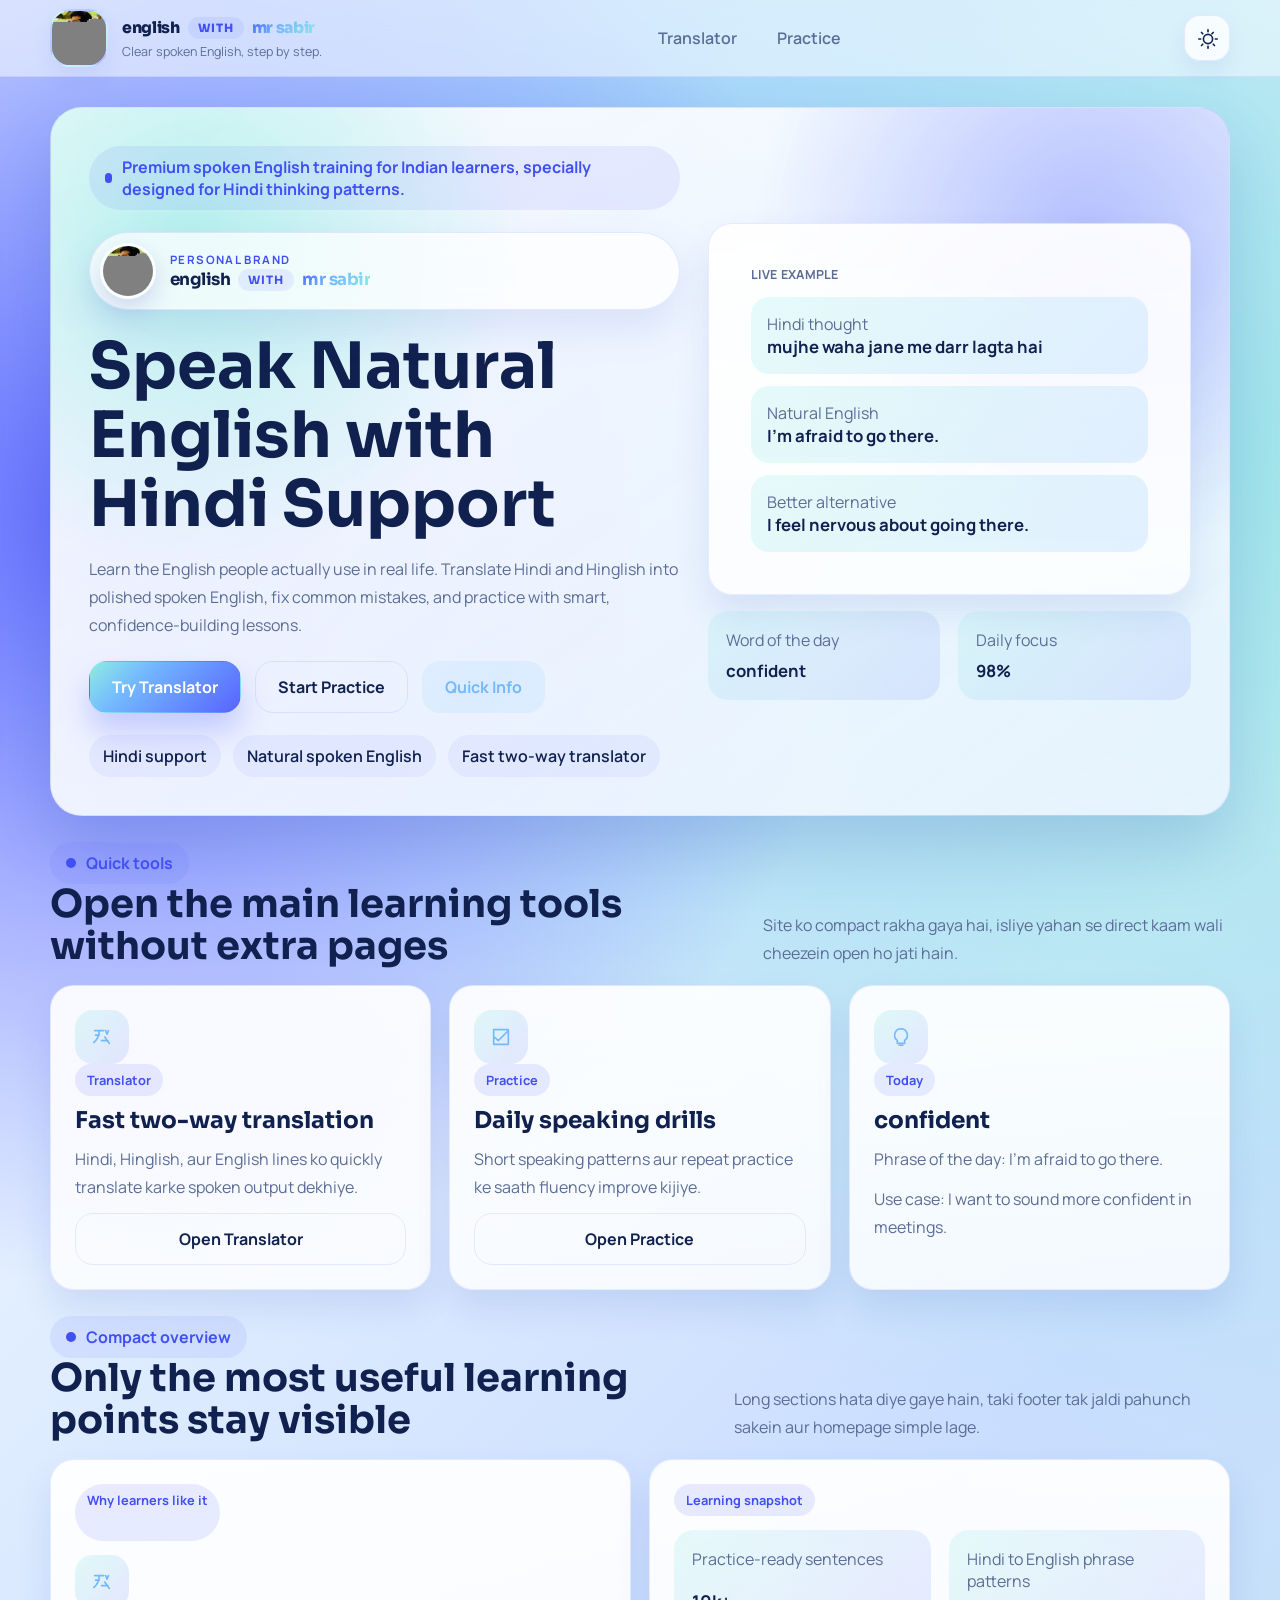
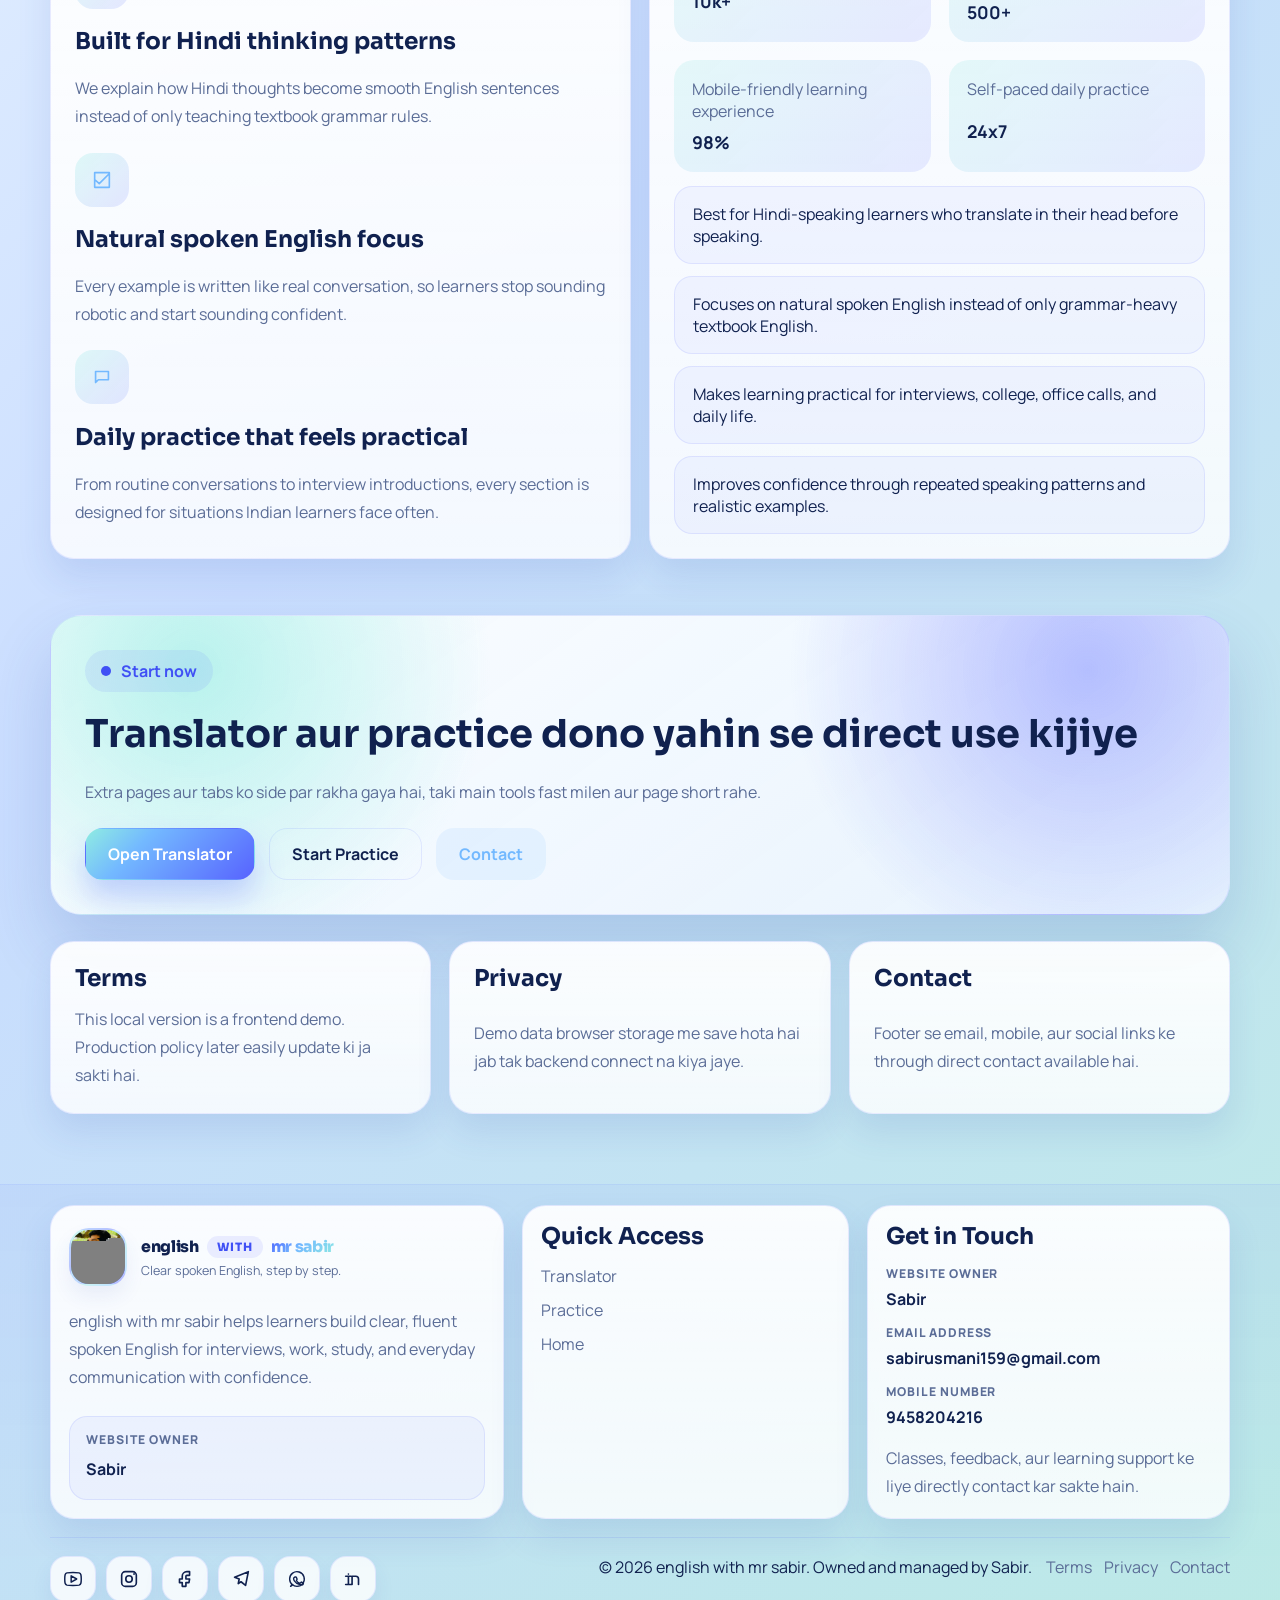
<file: index.html>
<!DOCTYPE html>
<html lang="en">
  <head>
    <meta charset="UTF-8" />
    <meta name="viewport" content="width=device-width, initial-scale=1.0" />
    <meta http-equiv="Cache-Control" content="no-cache, no-store, must-revalidate" />
    <meta http-equiv="Pragma" content="no-cache" />
    <meta http-equiv="Expires" content="0" />
    <title>english with mr sabir | Learn Real Spoken English with Hindi Support</title>
    <meta
      name="description"
      content="A premium spoken English learning website for Hindi-speaking learners in India with translator, lessons, daily practice, and admin-ready content management."
    />
    <link rel="preconnect" href="https://fonts.googleapis.com" />
    <link rel="preconnect" href="https://fonts.gstatic.com" crossorigin />
    <link
      href="https://fonts.googleapis.com/css2?family=Manrope:wght@400;500;600;700;800&family=Sora:wght@400;600;700;800&display=swap"
      rel="stylesheet"
    />
    <link rel="stylesheet" href="assets/css/styles.css?v=20260405-local-home-2" />
  </head>
  <body data-page="home">
    <header id="site-header"></header>
    <main id="page-root"></main>
    <footer class="footer" id="site-footer"></footer>
    <script type="module" src="assets/js/app.js?v=20260405-local-home-2"></script>
    <script type="module" src="assets/js/page-home.js?v=20260405-local-home-2"></script>
  </body>
  </html>
</file>
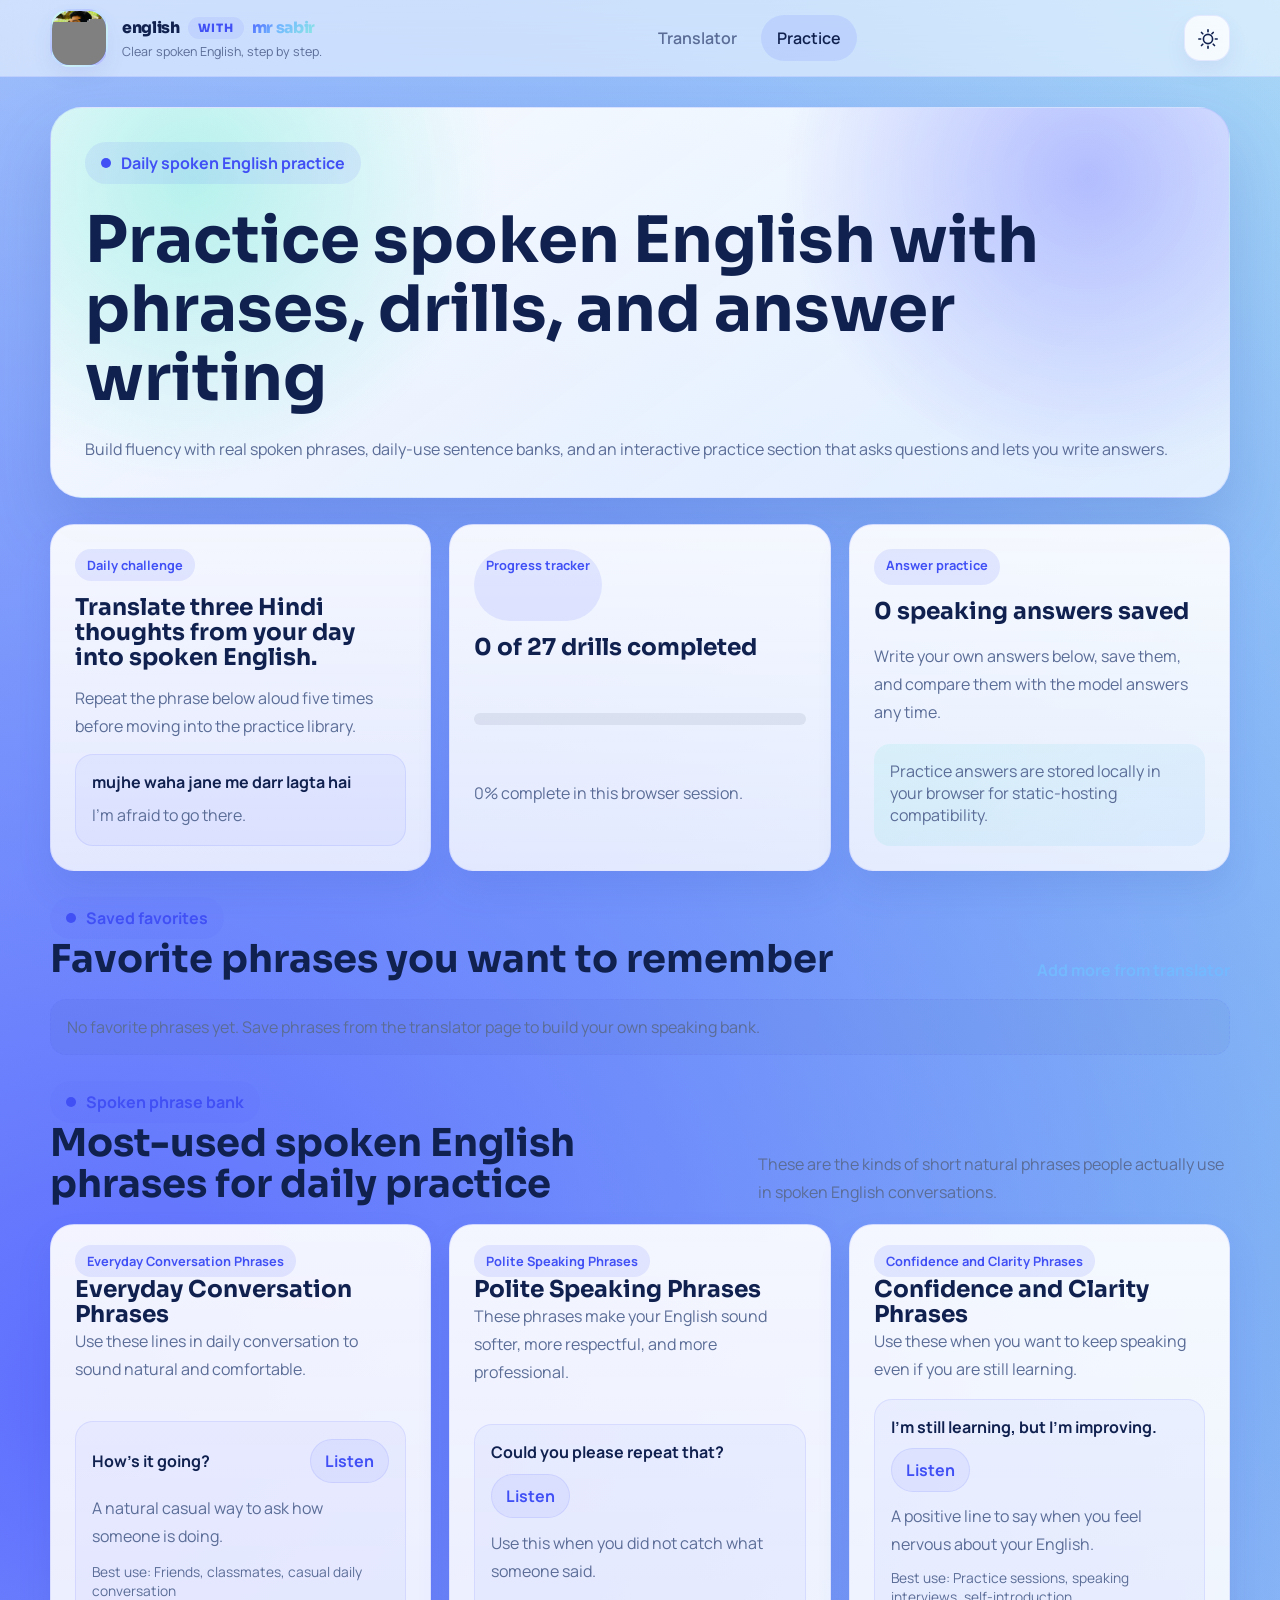
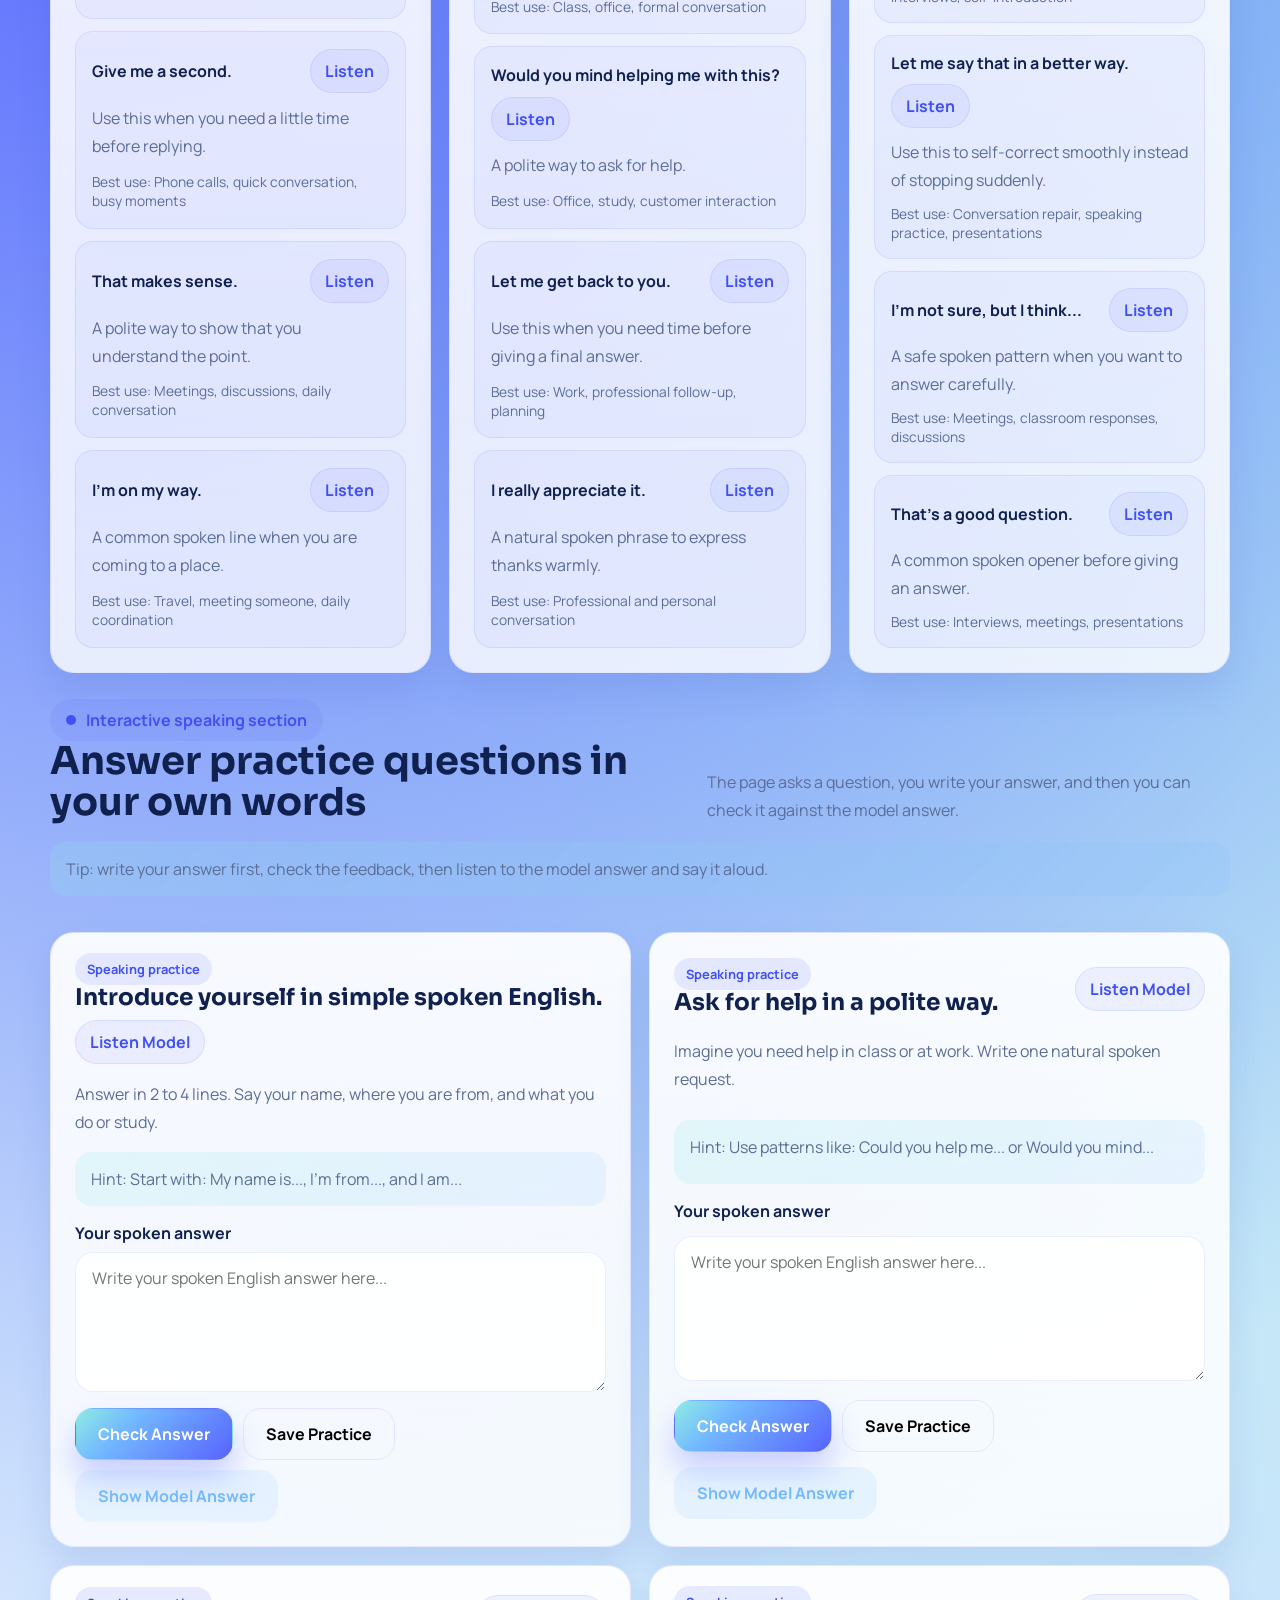
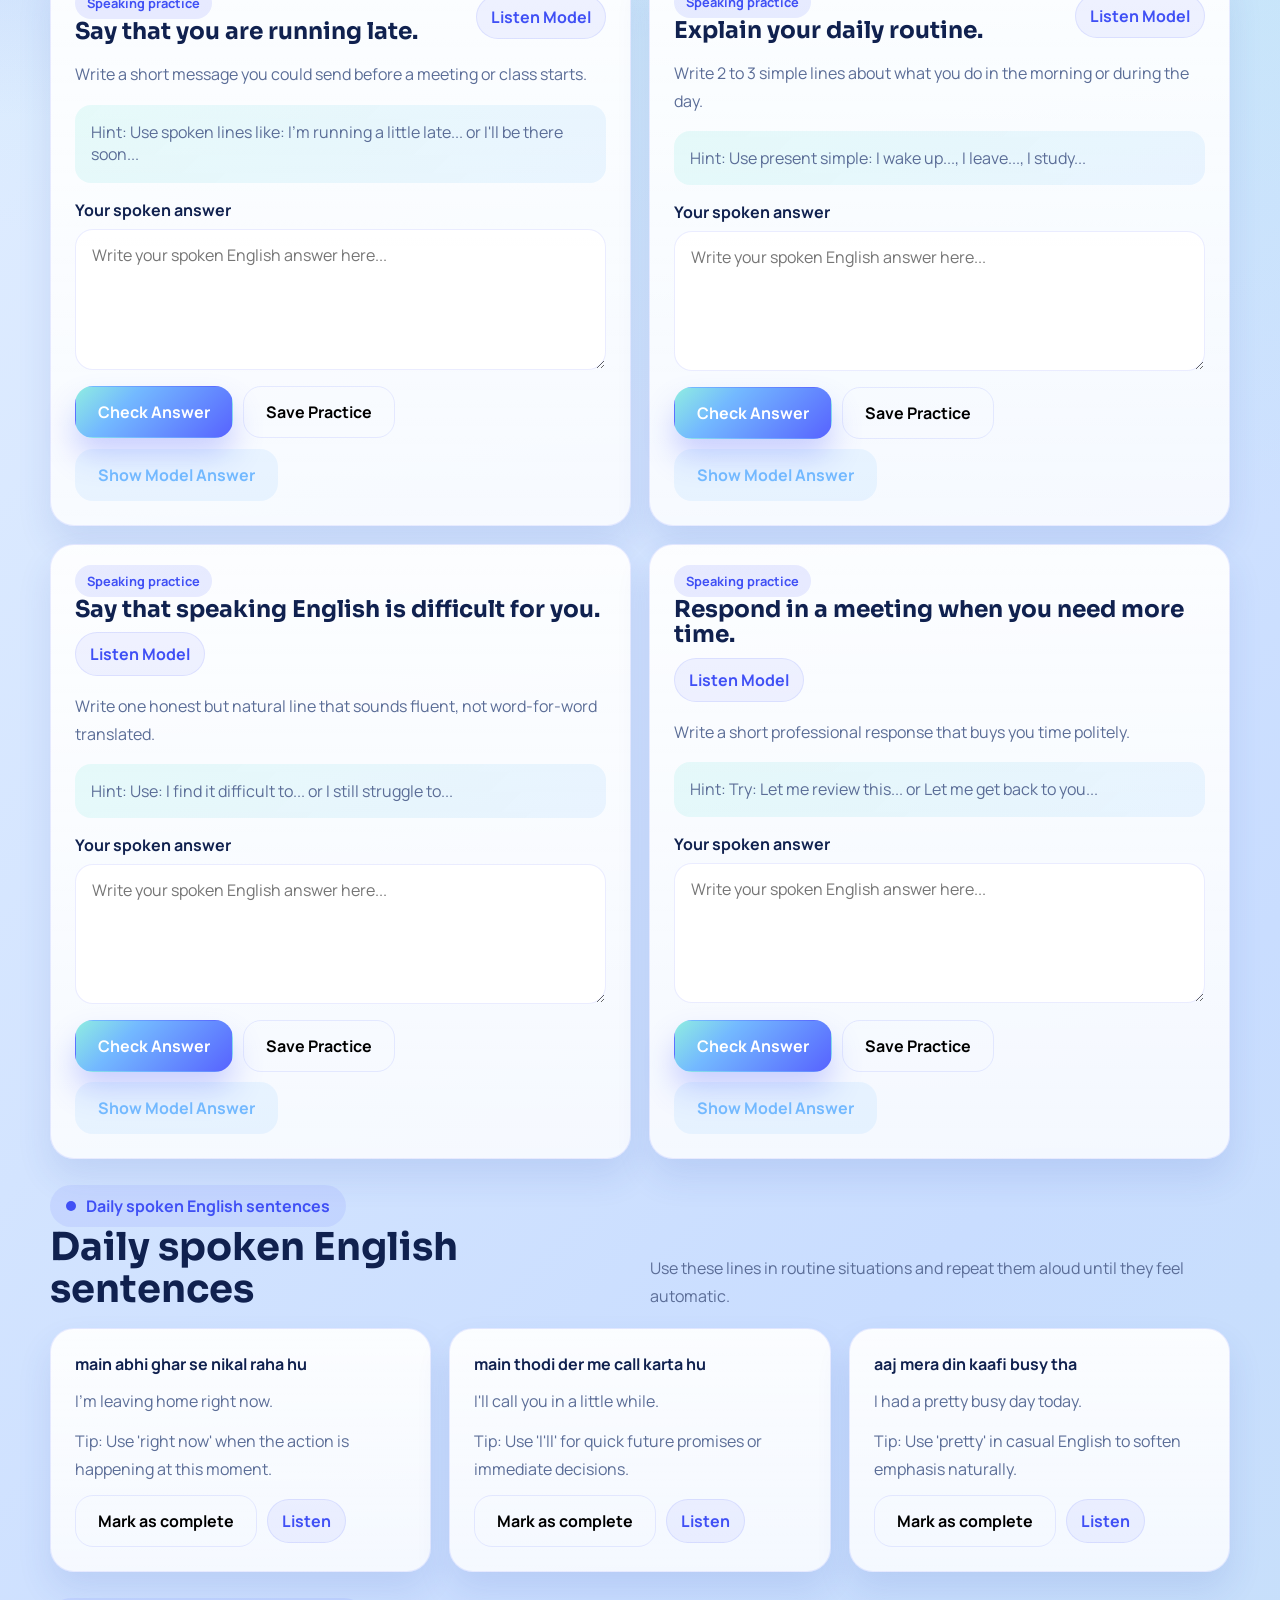
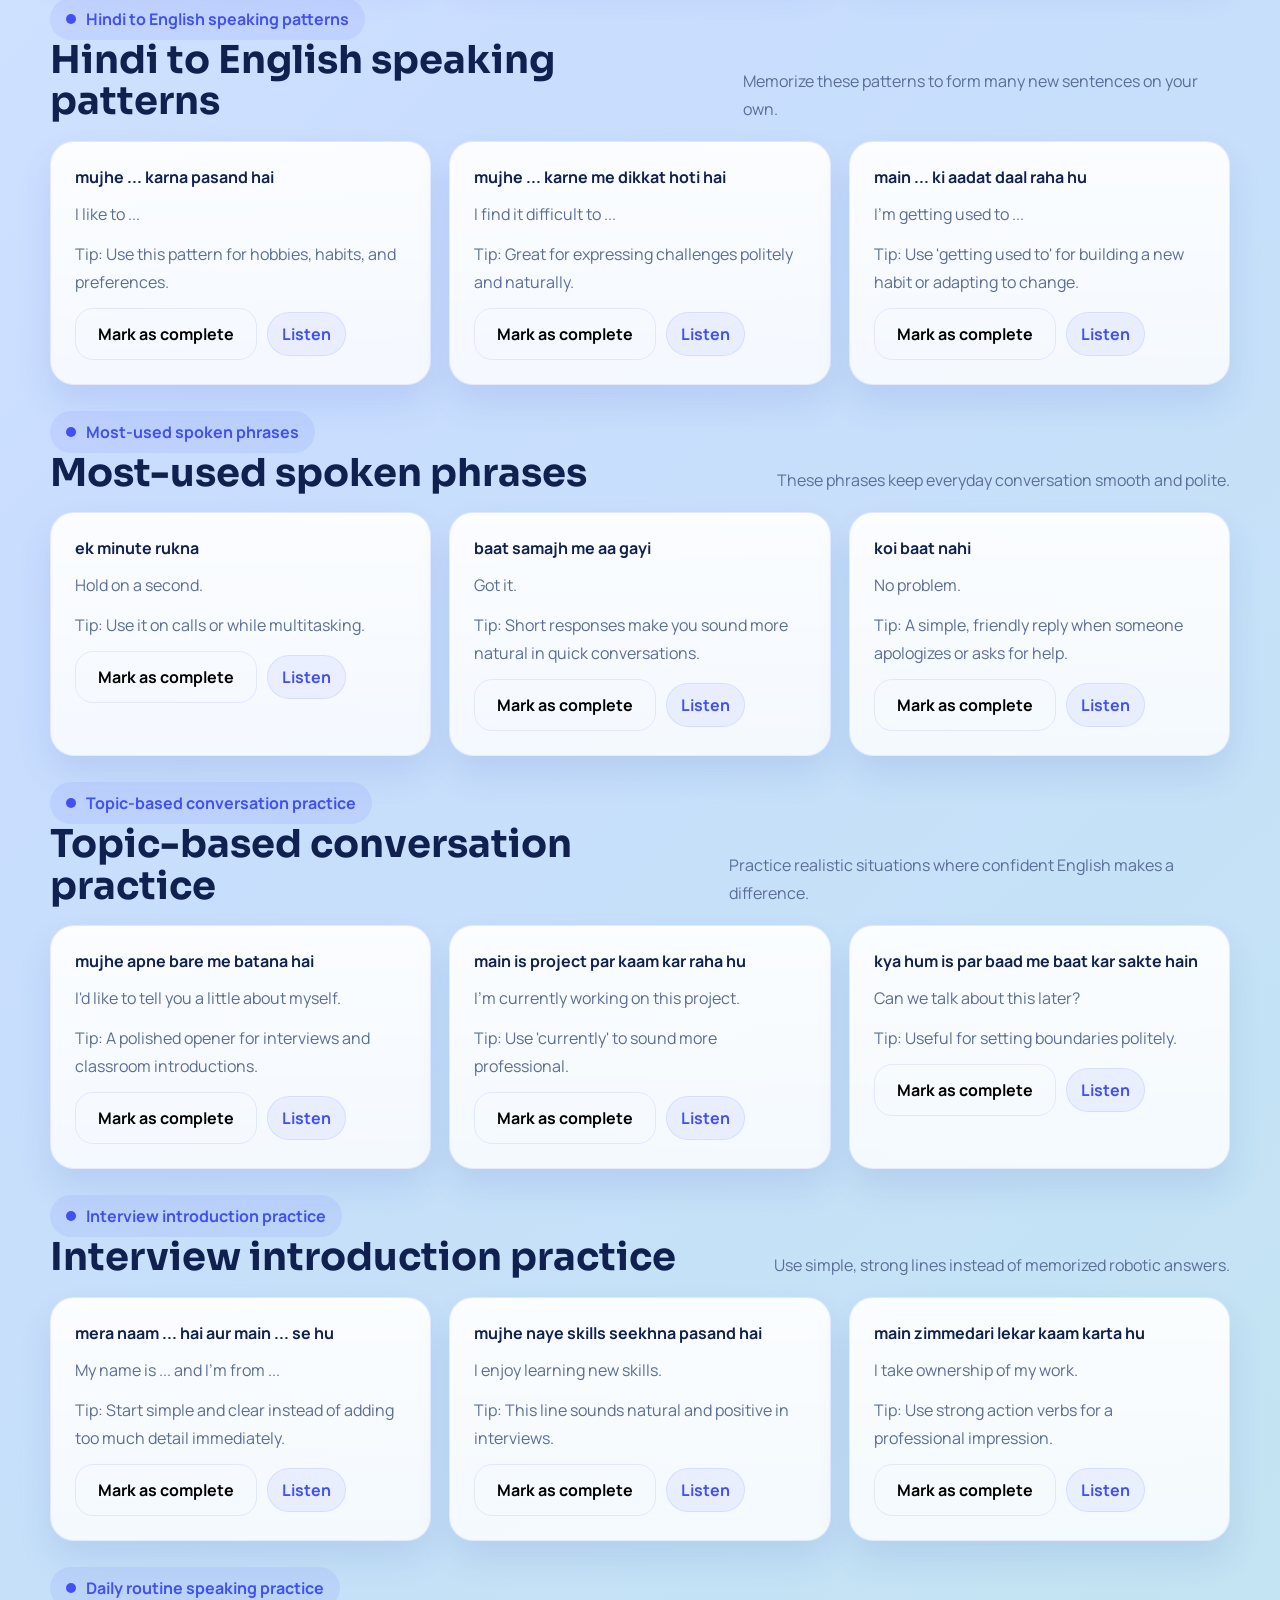
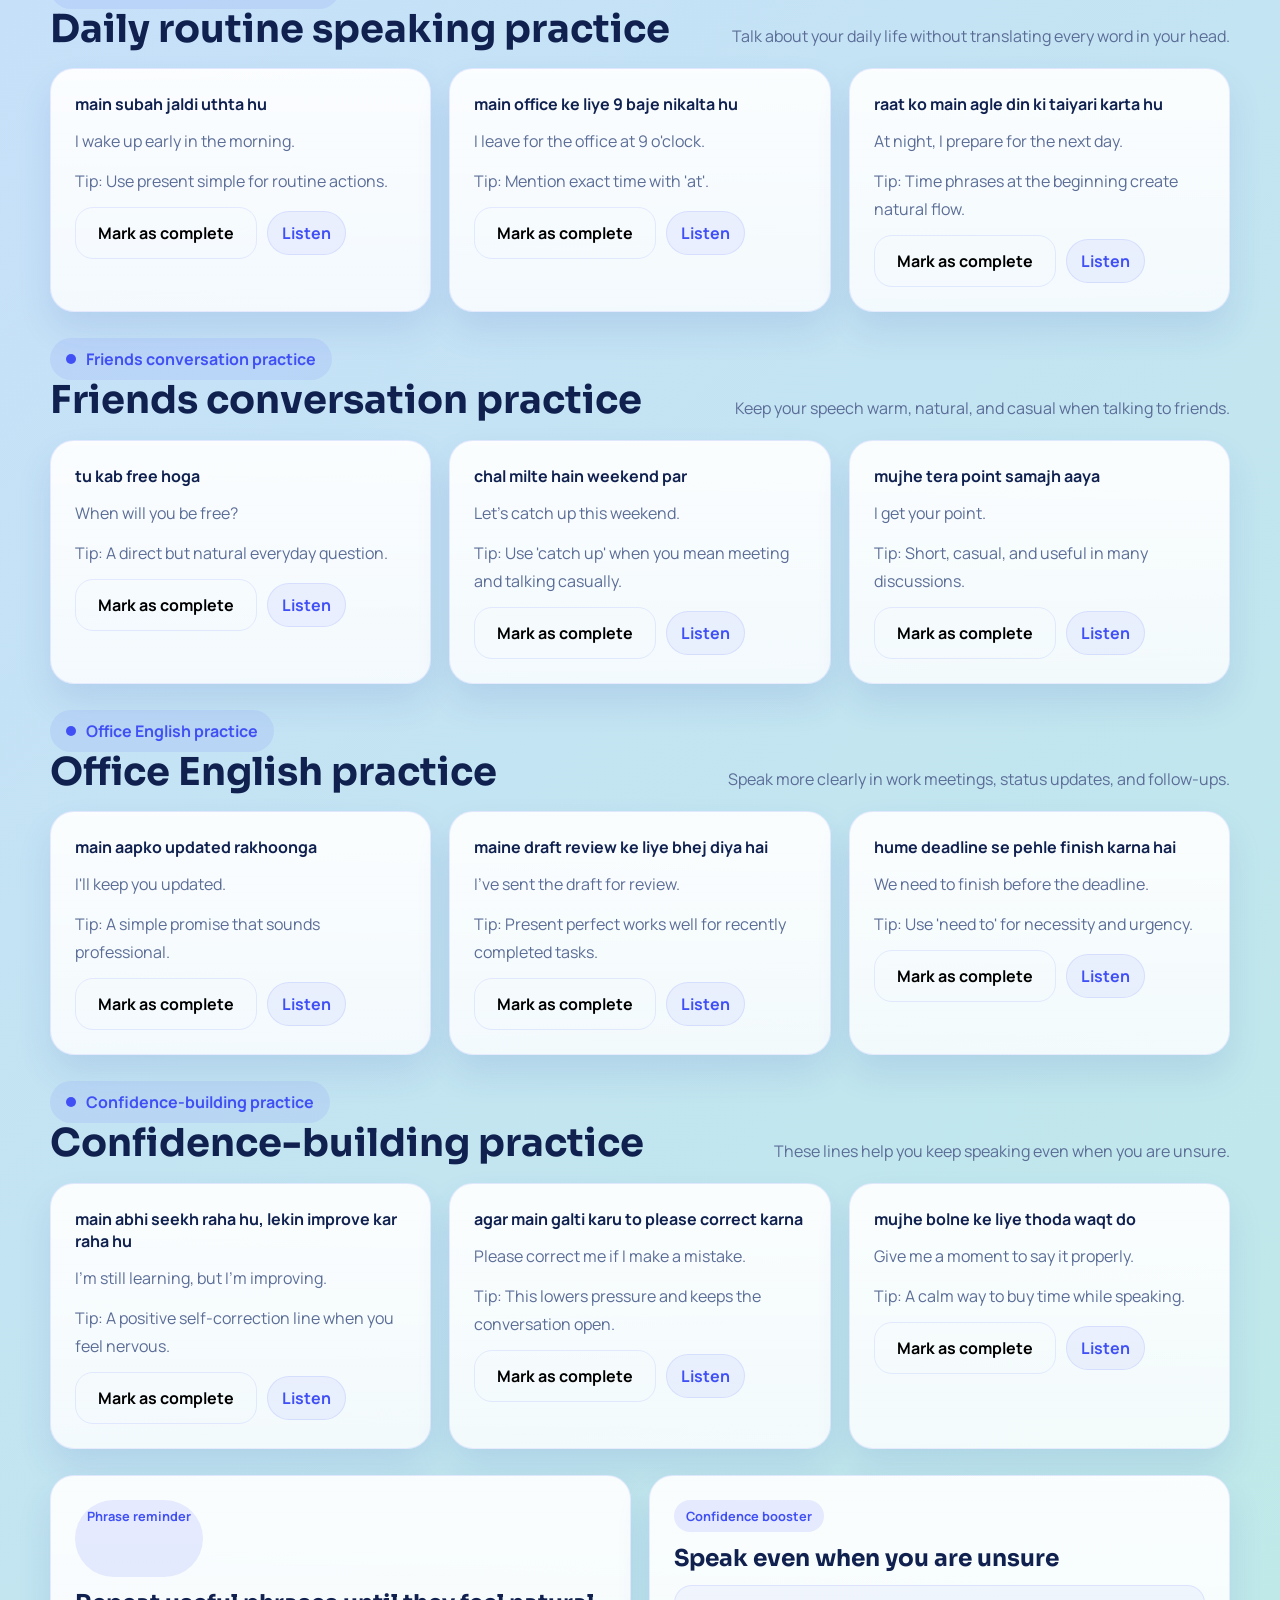
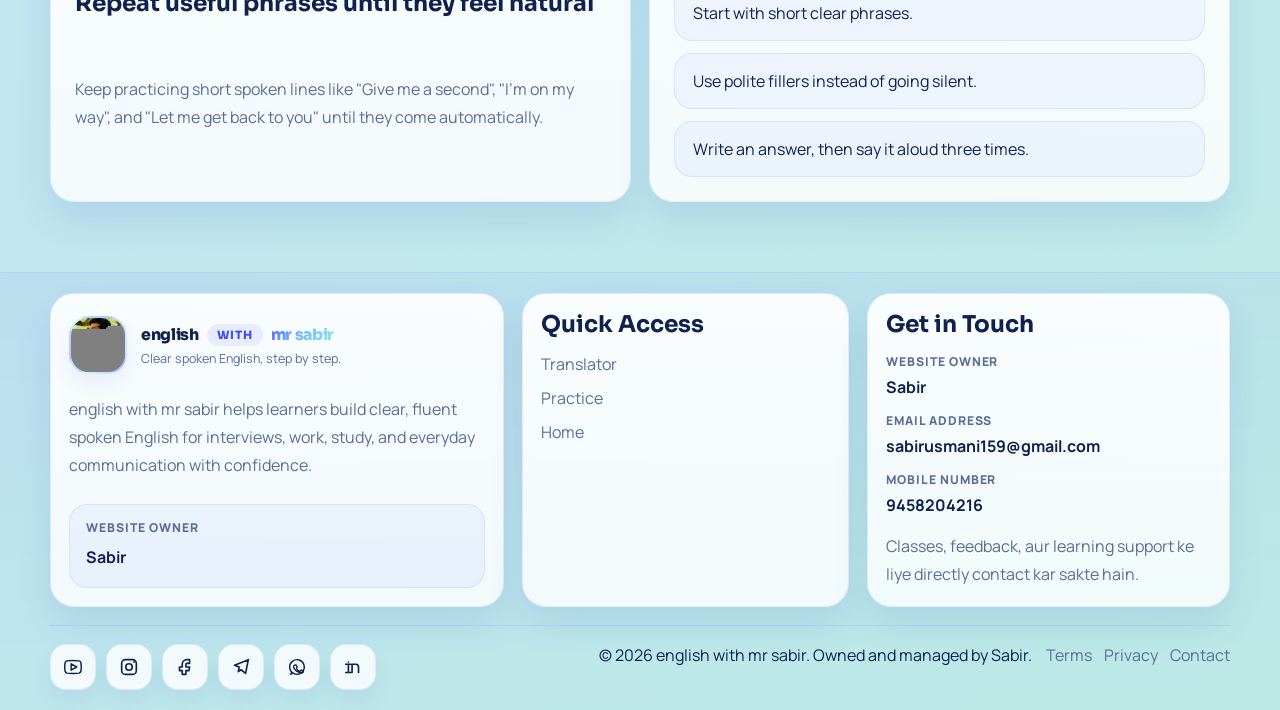
<file: practice.html>
<!DOCTYPE html>
<html lang="en">
  <head>
    <meta charset="UTF-8" />
    <meta name="viewport" content="width=device-width, initial-scale=1.0" />
    <meta http-equiv="Cache-Control" content="no-cache, no-store, must-revalidate" />
    <meta http-equiv="Pragma" content="no-cache" />
    <meta http-equiv="Expires" content="0" />
    <title>Practice | english with mr sabir</title>
    <meta
      name="description"
      content="Practice daily spoken English, Hindi to English patterns, interviews, office English, and confidence-building conversations."
    />
    <link rel="preconnect" href="https://fonts.googleapis.com" />
    <link rel="preconnect" href="https://fonts.gstatic.com" crossorigin />
    <link
      href="https://fonts.googleapis.com/css2?family=Manrope:wght@400;500;600;700;800&family=Sora:wght@400;600;700;800&display=swap"
      rel="stylesheet"
    />
    <link rel="stylesheet" href="assets/css/styles.css?v=20260405-local-practice-1" />
  </head>
  <body data-page="practice">
    <header id="site-header"></header>
    <main id="page-root"></main>
    <footer class="footer" id="site-footer"></footer>
    <script type="module" src="assets/js/app.js?v=20260405-local-practice-1"></script>
    <script type="module" src="assets/js/page-practice.js?v=20260405-local-practice-1"></script>
  </body>
  </html>
</file>
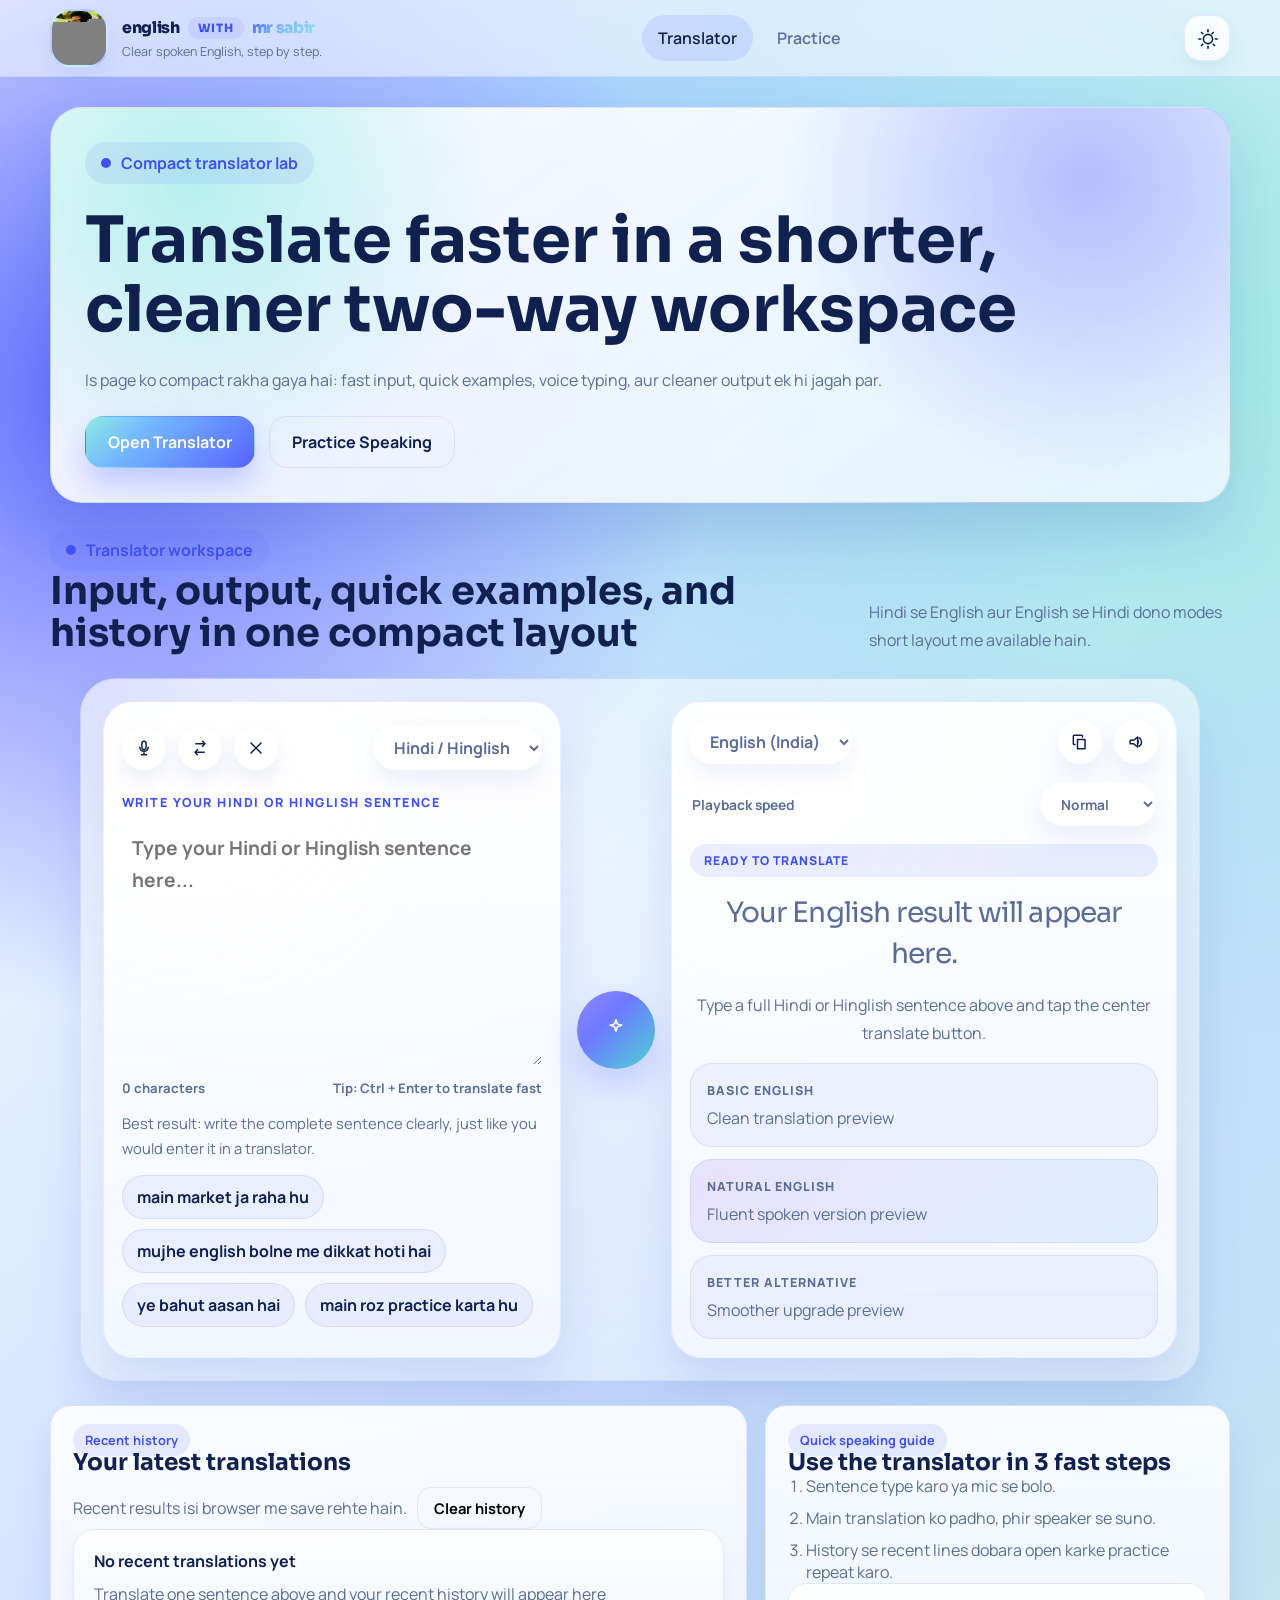
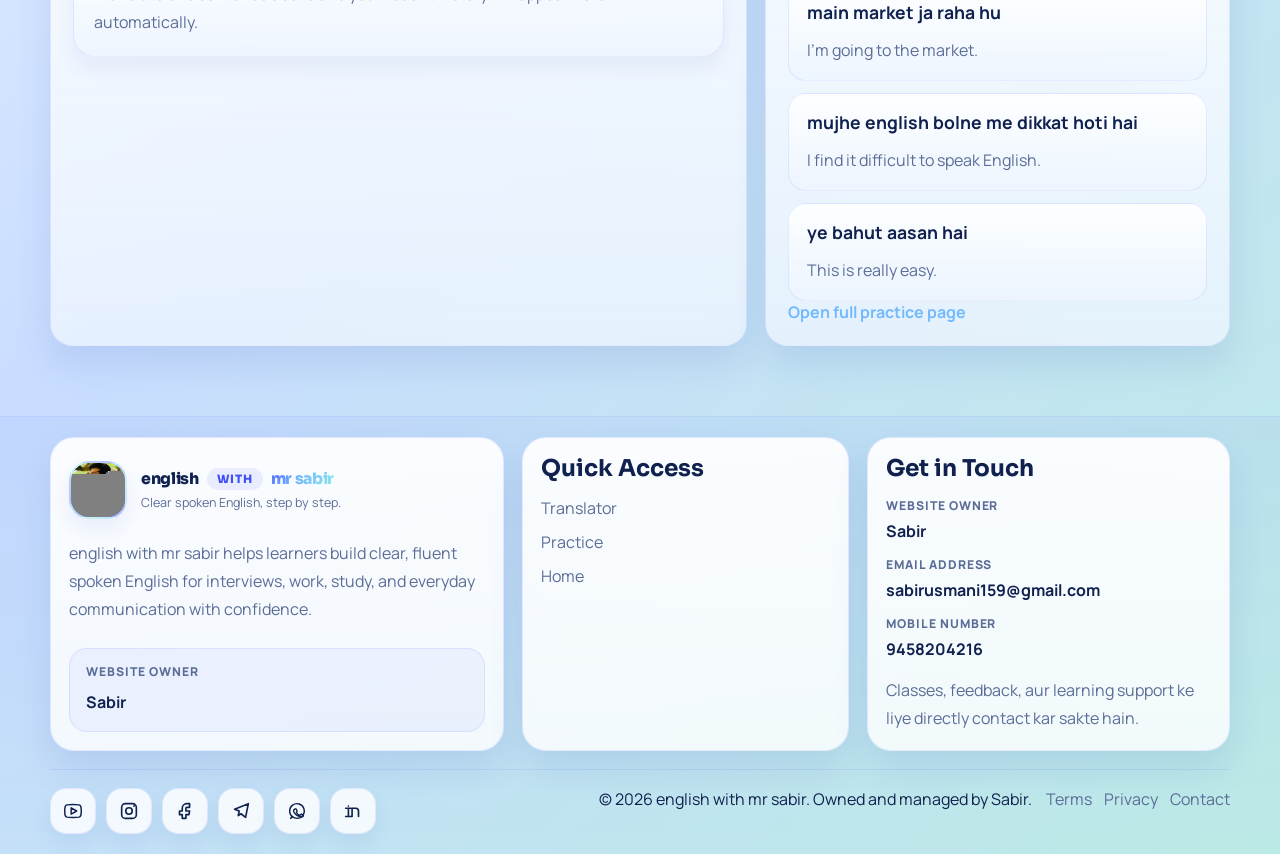
<file: translator.html>
<!DOCTYPE html>
<html lang="en">
  <head>
    <meta charset="UTF-8" />
    <meta name="viewport" content="width=device-width, initial-scale=1.0" />
    <title>Translator | english with mr sabir</title>
    <meta
      name="description"
      content="Translate Hindi or Hinglish into natural spoken English with explanations, mistakes, and better alternatives."
    />
    <link rel="preconnect" href="https://fonts.googleapis.com" />
    <link rel="preconnect" href="https://fonts.gstatic.com" crossorigin />
    <link
      href="https://fonts.googleapis.com/css2?family=Manrope:wght@400;500;600;700;800&family=Sora:wght@400;600;700;800&display=swap"
      rel="stylesheet"
    />
    <link rel="stylesheet" href="assets/css/styles.css" />
  </head>
  <body data-page="translator">
    <header id="site-header"></header>
    <main id="page-root"></main>
    <footer class="footer" id="site-footer"></footer>
    <script type="module" src="assets/js/app.js"></script>
    <script type="module" src="assets/js/page-translator-enhanced.js"></script>
  </body>
  </html>
</file>
<file: assets/css/styles.css>
@import url("./styles-part-1.css");
@import url("./styles-part-2.css");
@import url("./styles-part-3.css");
@import url("./styles-part-4.css");
@import url("./styles-part-5.css");
@import url("./styles-part-6.css");
</file>
